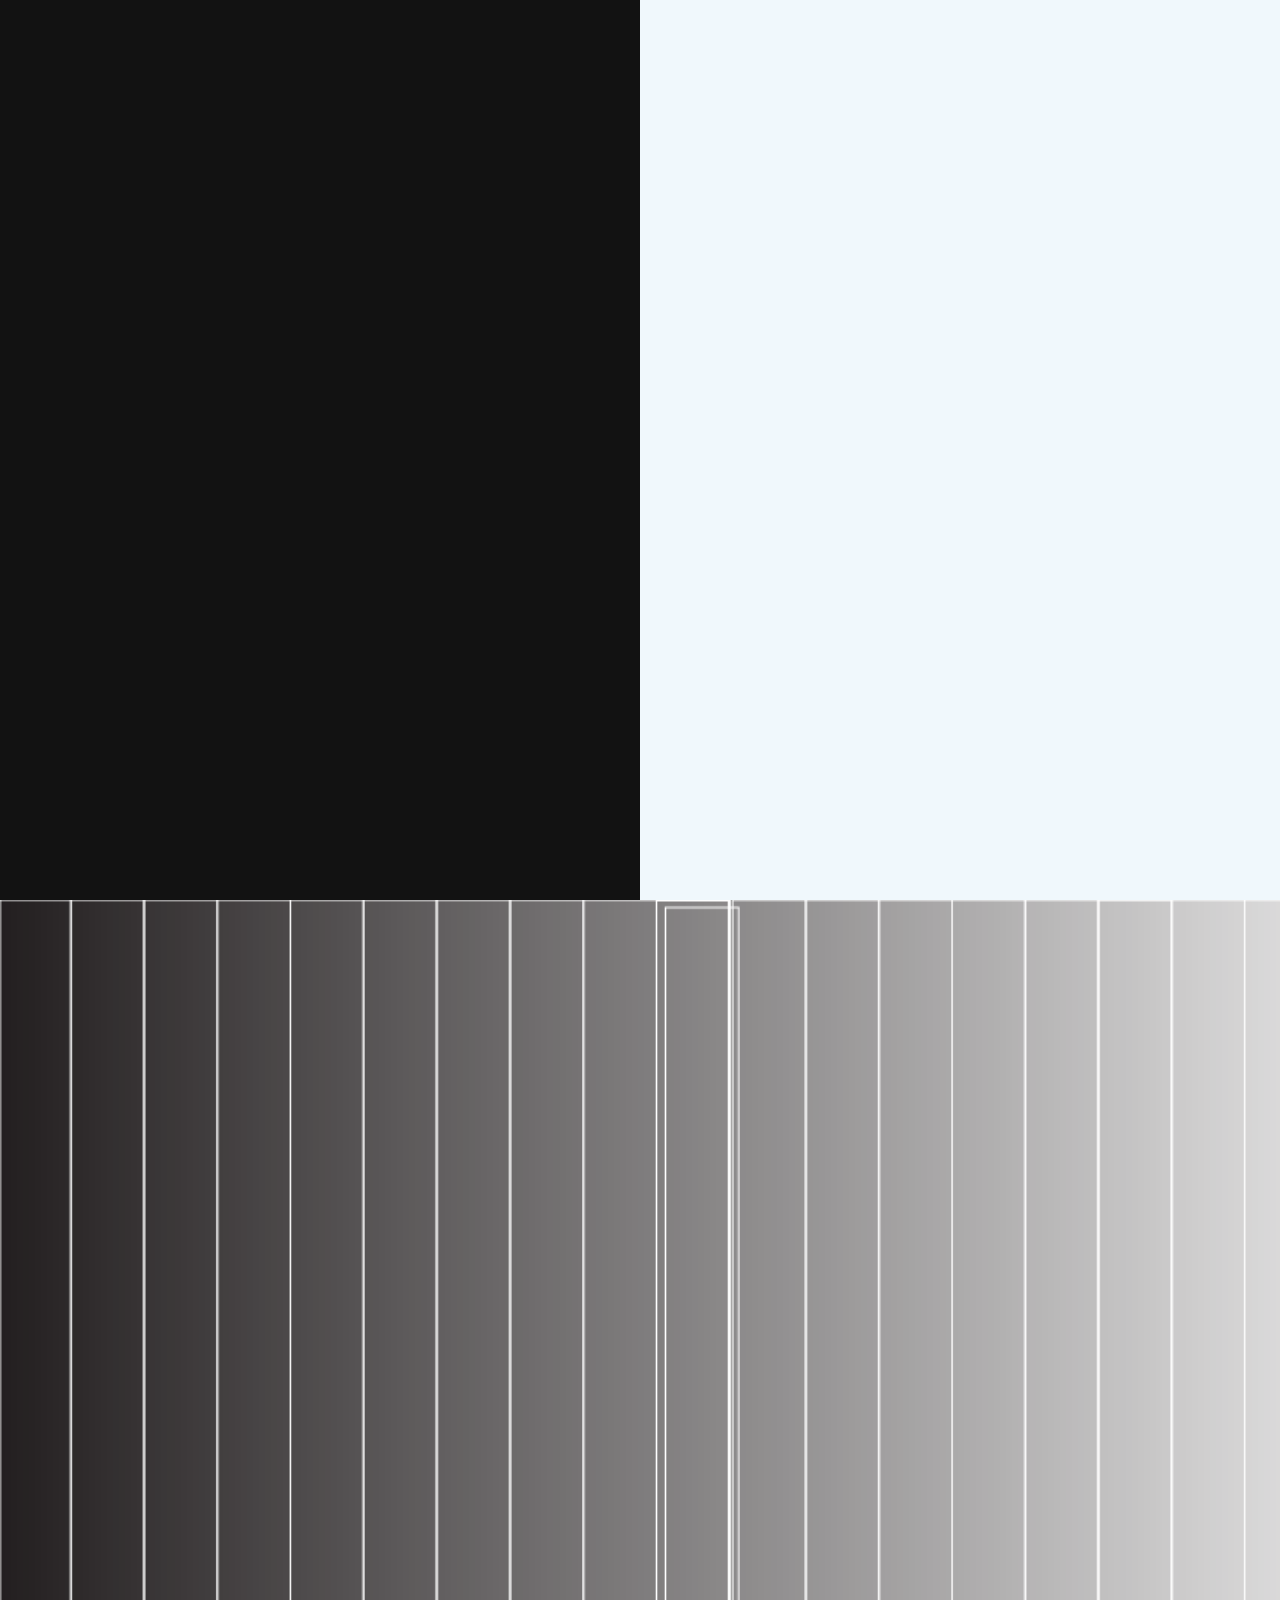
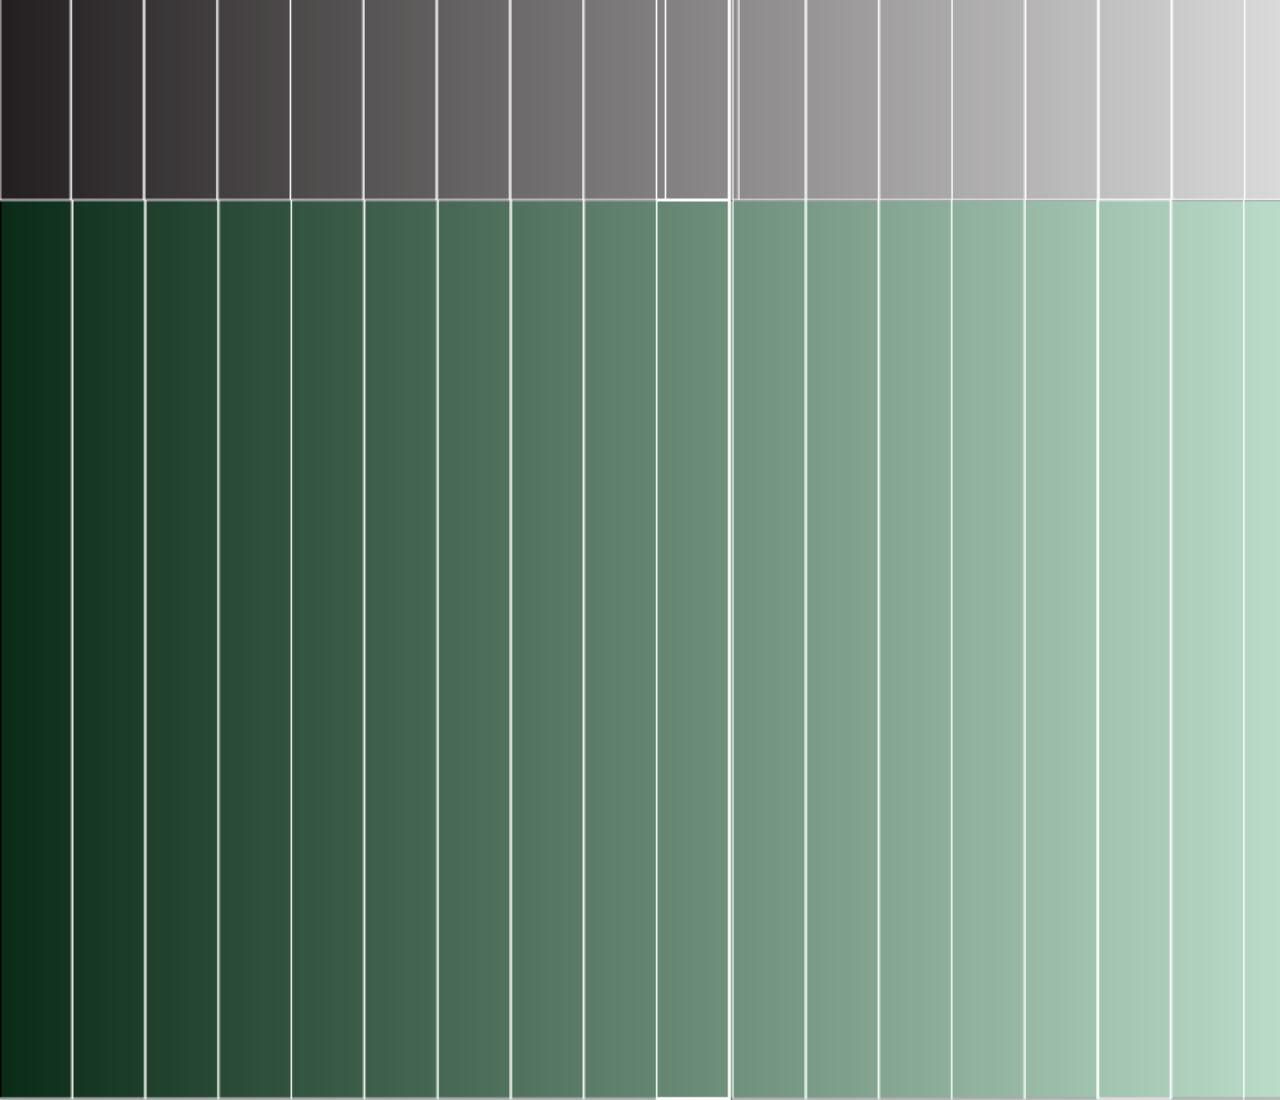
<file: color/index.html>
<!doctype html>
<html>
  <head>
    <title>Color</title>
    <style>
      body {
        margin: 0;
      }

      .holder {
        width: 100vw;
        height: 100vh;
        display: flex;
        flex-direction: row;
      }

      .one {
        background: #121212;
        width: 50%;
        height: 100%;
      }

      .two {
        background: #f0f8fc;
        width: 50%;
        height: 100%;
      }



    </style>

  </head>
  <body>
    <div class='holder'>
      <div class='one'></div>
      <div class='two'></div>
    </div>
    <div class='holder'>
      <img src='composer-05.png' />
      <img src='blue.png' />
    </div>
    <div class='holder'>
        <img src='composer-green-1-07.png' />
      </div>
  </body>

</html>
</file>
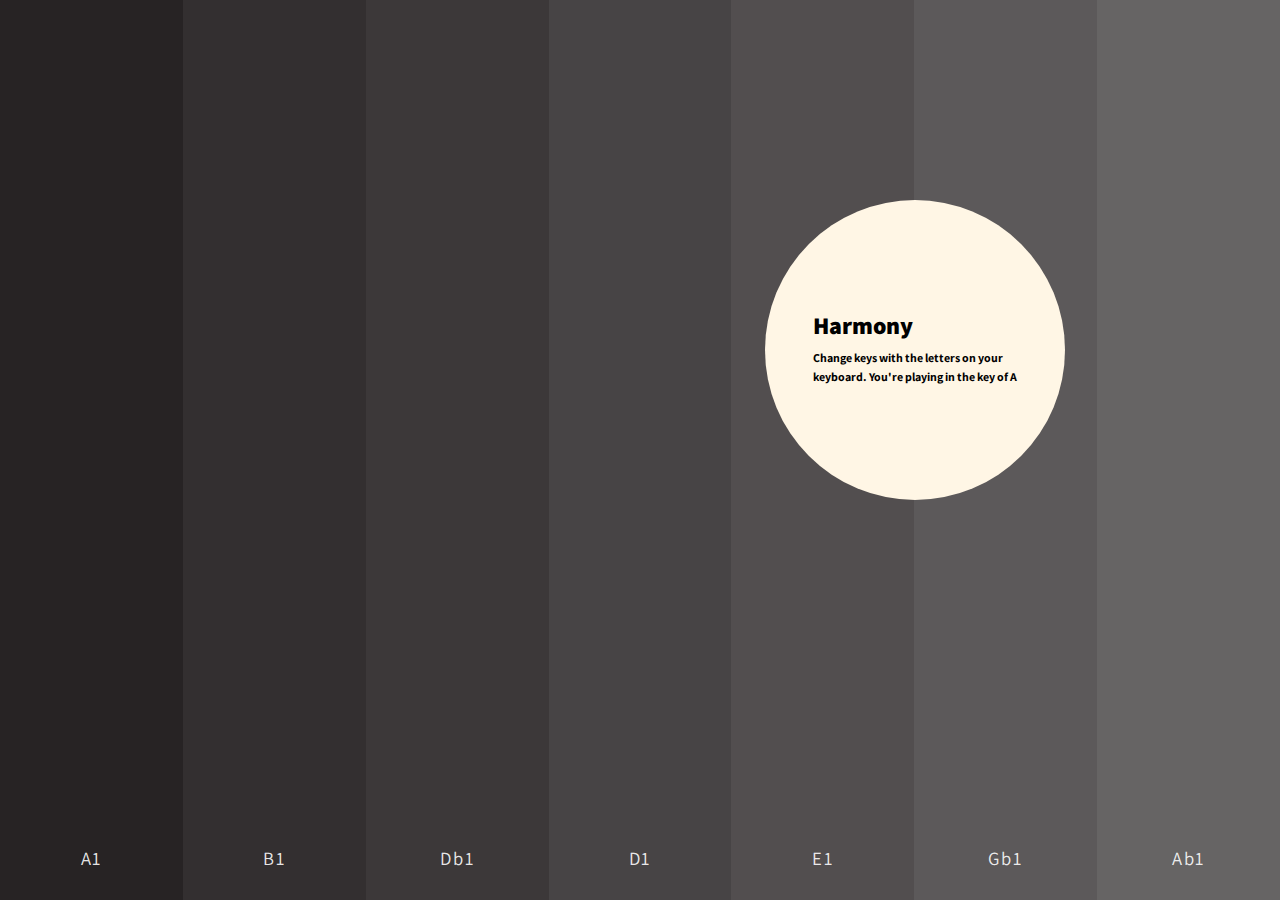
<file: harmony/index.html>
<!doctype html>
<html>
  <head>
    <title>Harmony</title>
    <meta name="viewport" content="width=device-width, initial-scale=1">
    <link href='https://fonts.googleapis.com/css?family=Armata' rel='stylesheet' type='text/css'>
    <link href="https://fonts.googleapis.com/css?family=Assistant:300,700" rel="stylesheet">
    <link rel="stylesheet" href="harmony.css">
    


  </head>
  <body>
    <div id='mydiv'>
      <!--
      <div id="info" class='info'>
        <div id='note-holder' class='note-holder'></div>
        <div class='info-holder'>
          <h1 class='title'>Harmony</h1>
          <h1 class='description'>A way to discover and play with harmonies in a given key and tonality</h1>
        </div>
         
        </div>
      </div>
    -->

      <div id="info-circle" class='info-circle'>
          <div id='note-holder' class='note-holder'></div>
          <div id='info-holder' class='info-holder'>
            <h1 class='title'>Harmony</h1>
            <h1 class='description'><span id='key-change-disclaimer'>Change keys with the letters on your keyboard.</span> <span class='you-are-playing'>You're playing in the key of <span id='note-disclaimer'>A</span></span></h1>
          </div>
          <!--
        <div id='note-holder' class='note-holder'>
         A way to discover and play with harmonies in a given key and tonality. 
        </div>
      -->
      </div>
      <div class='wrapper'>
        <div id='1' class='key key-1'>
          <audio id='key1' loop>
            <source id='source-1' type="audio/wav">
          </audio>
          <div id='name-1' class='note-name'>
            
          </div>
        </div>
        <div id='2' class='key key-2'>
          <audio id='key2' loop>
            <source id='source-2' type="audio/wav">
          </audio>
          <div id='name-2' class='note-name'>
          </div>
        </div>
        <div id='3' class='key key-3'>
          <audio id='key3' loop>
            <source id='source-3' type="audio/wav">
          </audio>
          <div id='name-3' class='note-name'>
          </div>
        </div>
        <div id='4' class='key key-4'>
          <audio id='key4' loop>
            <source id='source-4' type="audio/wav">
          </audio>
          <div id='name-4' class='note-name'>
          </div>
        </div>
        <div id='5' class='key key-5'>
          <audio id='key5' loop>
            <source id='source-5' type="audio/wav">
          </audio>
          <div id='name-5' class='note-name'>
          </div>
        </div>
        <div id='6' class='key key-6'>
          <audio id='key6' loop>
            <source id='source-6' type="audio/wav">
          </audio>
          <div id='name-6' class='note-name'>
          </div>
        </div>
        <div id='7' class='key key-7'>
          <audio id='key7' loop>
            <source id='source-7' type="audio/wav">
          </audio>
          <div id='name-7' class='note-name'>
          </div>
        </div>
        <div id='8' class='key key-8'>
          <audio id='key8' loop>
            <source id='source-8' type="audio/wav">
          </audio>
          <div id='name-8' class='note-name'>
          </div>
        </div>
        <div id='9' class='key key-9'>
          <audio id='key9' loop>
            <source id='source-9' type="audio/wav">
          </audio>
          <div id='name-9' class='note-name'>
          </div>
        </div>
        <div id='10' class='key key-10'>
          <audio id='key10' loop>
            <source id='source-10' type="audio/wav">
          </audio>
          <div id='name-10' class='note-name'>
          </div>
        </div>
        <div id='11' class='key key-11'>
          <audio id='key11' loop>
            <source id='source-11' type="audio/wav">
          </audio>
          <div id='name-11' class='note-name'>
          </div>
        </div>
        <div id='12' class='key key-12'>
          <audio id='key12' loop>
            <source id='source-12' type="audio/wav">
          </audio>
          <div id='name-12' class='note-name'>
          </div>
        </div>
        <div id='13' class='key key-13'>
          <audio id='key13'>
            <source id='source-13' type="audio/wav">
          </audio>
          <div id='name-13' class='note-name'>
          </div>
        </div>
        <div id='14' class='key key-14'>
          <audio id='key14' loop>
            <source id='source-14' type="audio/wav">
          </audio>
          <div id='name-14' class='note-name'>
          </div>
        </div>
        <div id='15' class='key key-15'>
          <audio id='key15' loop>
            <source id='source-15' type="audio/wav">
          </audio>
          <div id='name-15' class='note-name'>
          </div>
        </div>
        <div id='16' class='key key-16'>
          <audio id='key16' loop>
            <source id='source-16' type="audio/wav">
          </audio>
          <div id='name-16' class='note-name'>
          </div>
        </div>
        <div id='17' class='key key-17'>
          <audio id='key17' loop>
            <source id='source-17' type="audio/wav">
          </audio>
          <div id='name-17' class='note-name'>
          </div>
        </div>
        <div id='18' class='key key-18'>
          <audio id='key18' loop>
            <source id='source-18' type="audio/wav">
          </audio>
          <div id='name-18' class='note-name'>
          </div>
        </div>
        <div id='19' class='key key-19'>
          <audio id='key19' loop>
            <source id='source-19' type="audio/wav">
          </audio>
          <div id='name-19' class='note-name'>
          </div>
        </div>
        <div id='20' class='key key-20'>
          <audio id='key20'>
            <source id='source-20' type="audio/wav">
          </audio>
          <div id='name-20' class='note-name'>
          </div>
        </div>
        <div id='21' class='key key-21'>
          <audio id='key21' loop>
            <source id='source-21' type="audio/wav">
          </audio>
          <div id='name-21' class='note-name'>
          </div>
        </div>
      <div>
    </div>
  </body>

  <script src="harmony.js"></script>



</html>
</file>
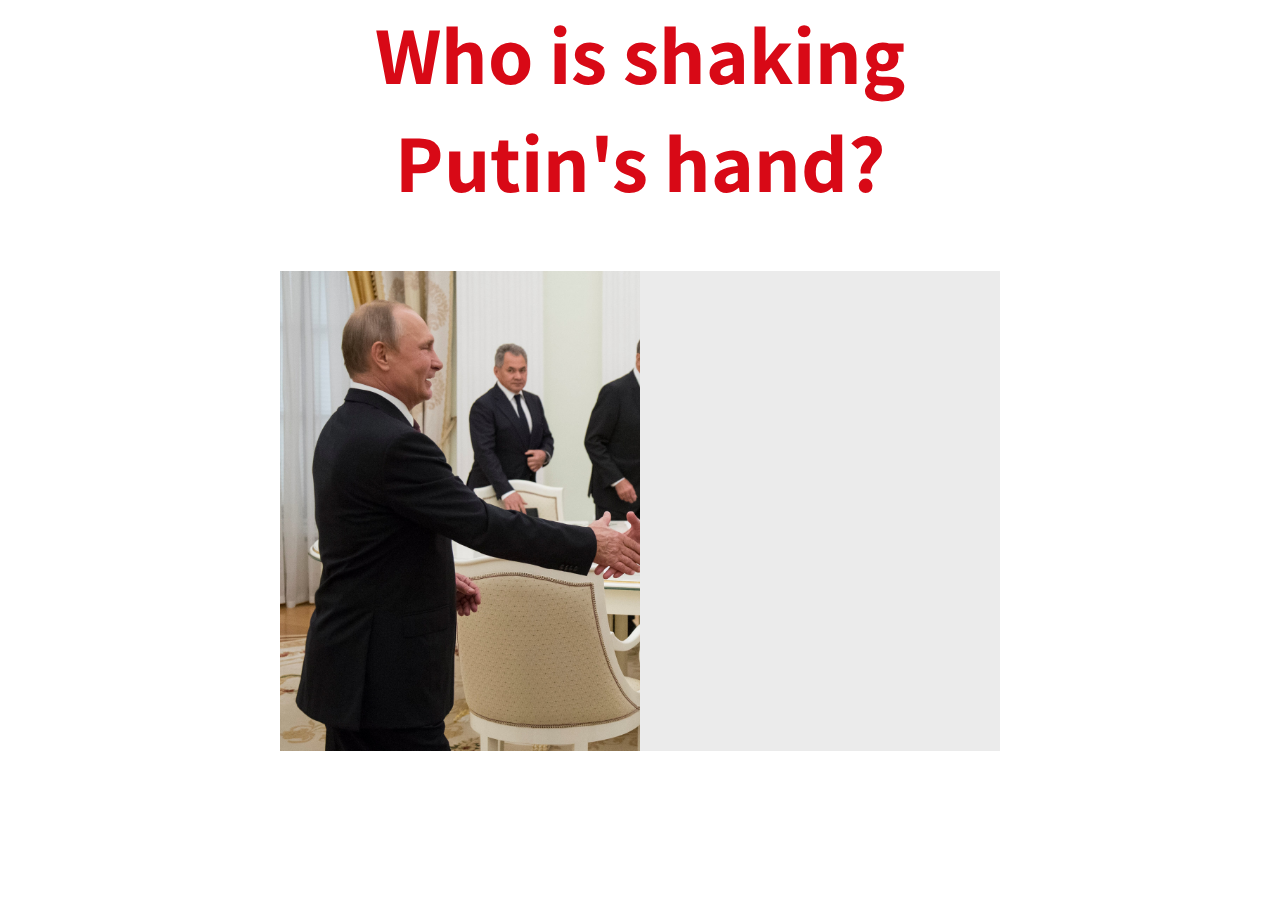
<file: putin-old/index.html>
<!doctype html>
<html>
  <head>
    <title>Putin</title>
    <link href='https://fonts.googleapis.com/css?family=Armata' rel='stylesheet' type='text/css'>
    <link href="https://fonts.googleapis.com/css?family=Assistant:700" rel="stylesheet">
    <link rel="stylesheet" href="putin.css">
    


  </head>
  <body>
   <h1 class='title'>Who is shaking Putin's hand?</h1>
   <div class='photo'>
     <img src='photos/bolton.jpg' />
     <div class='mask'></div>
   </div>
  </body>

  <script src="index.js"></script>



</html>
</file>
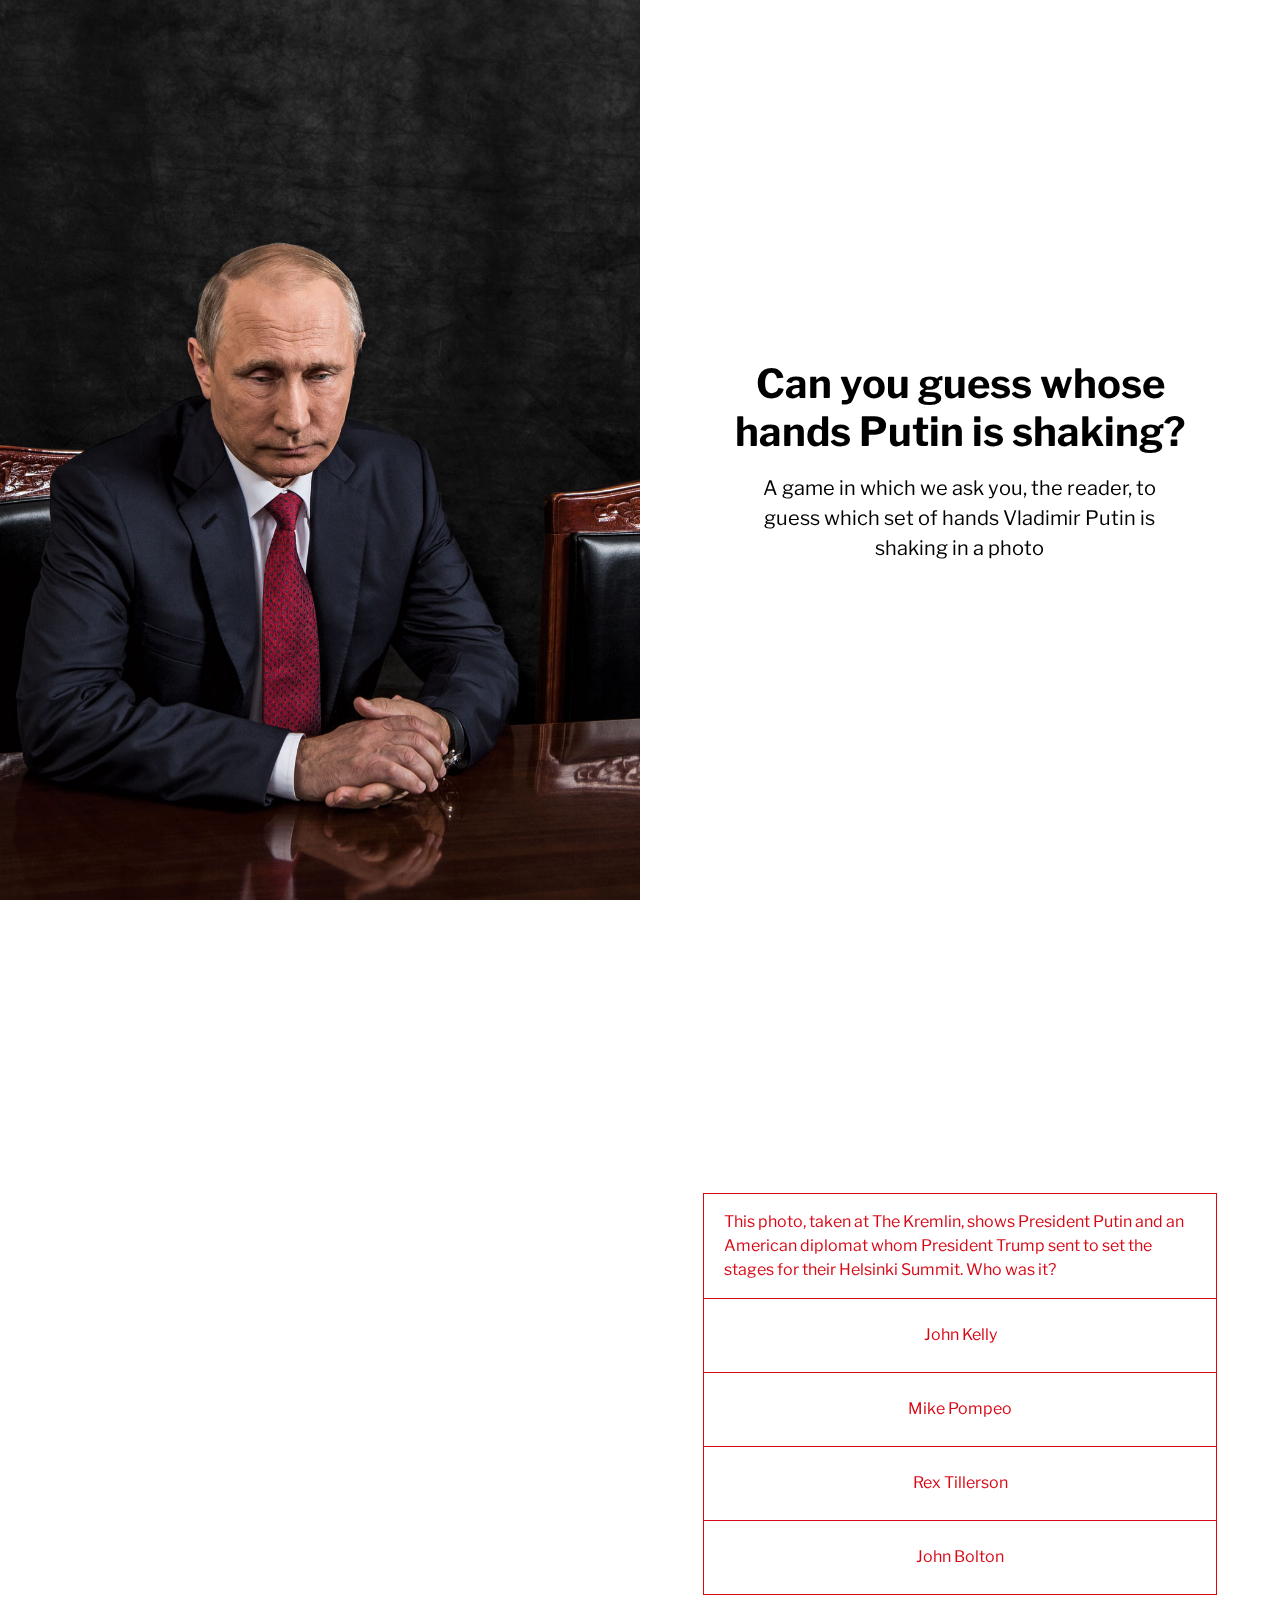
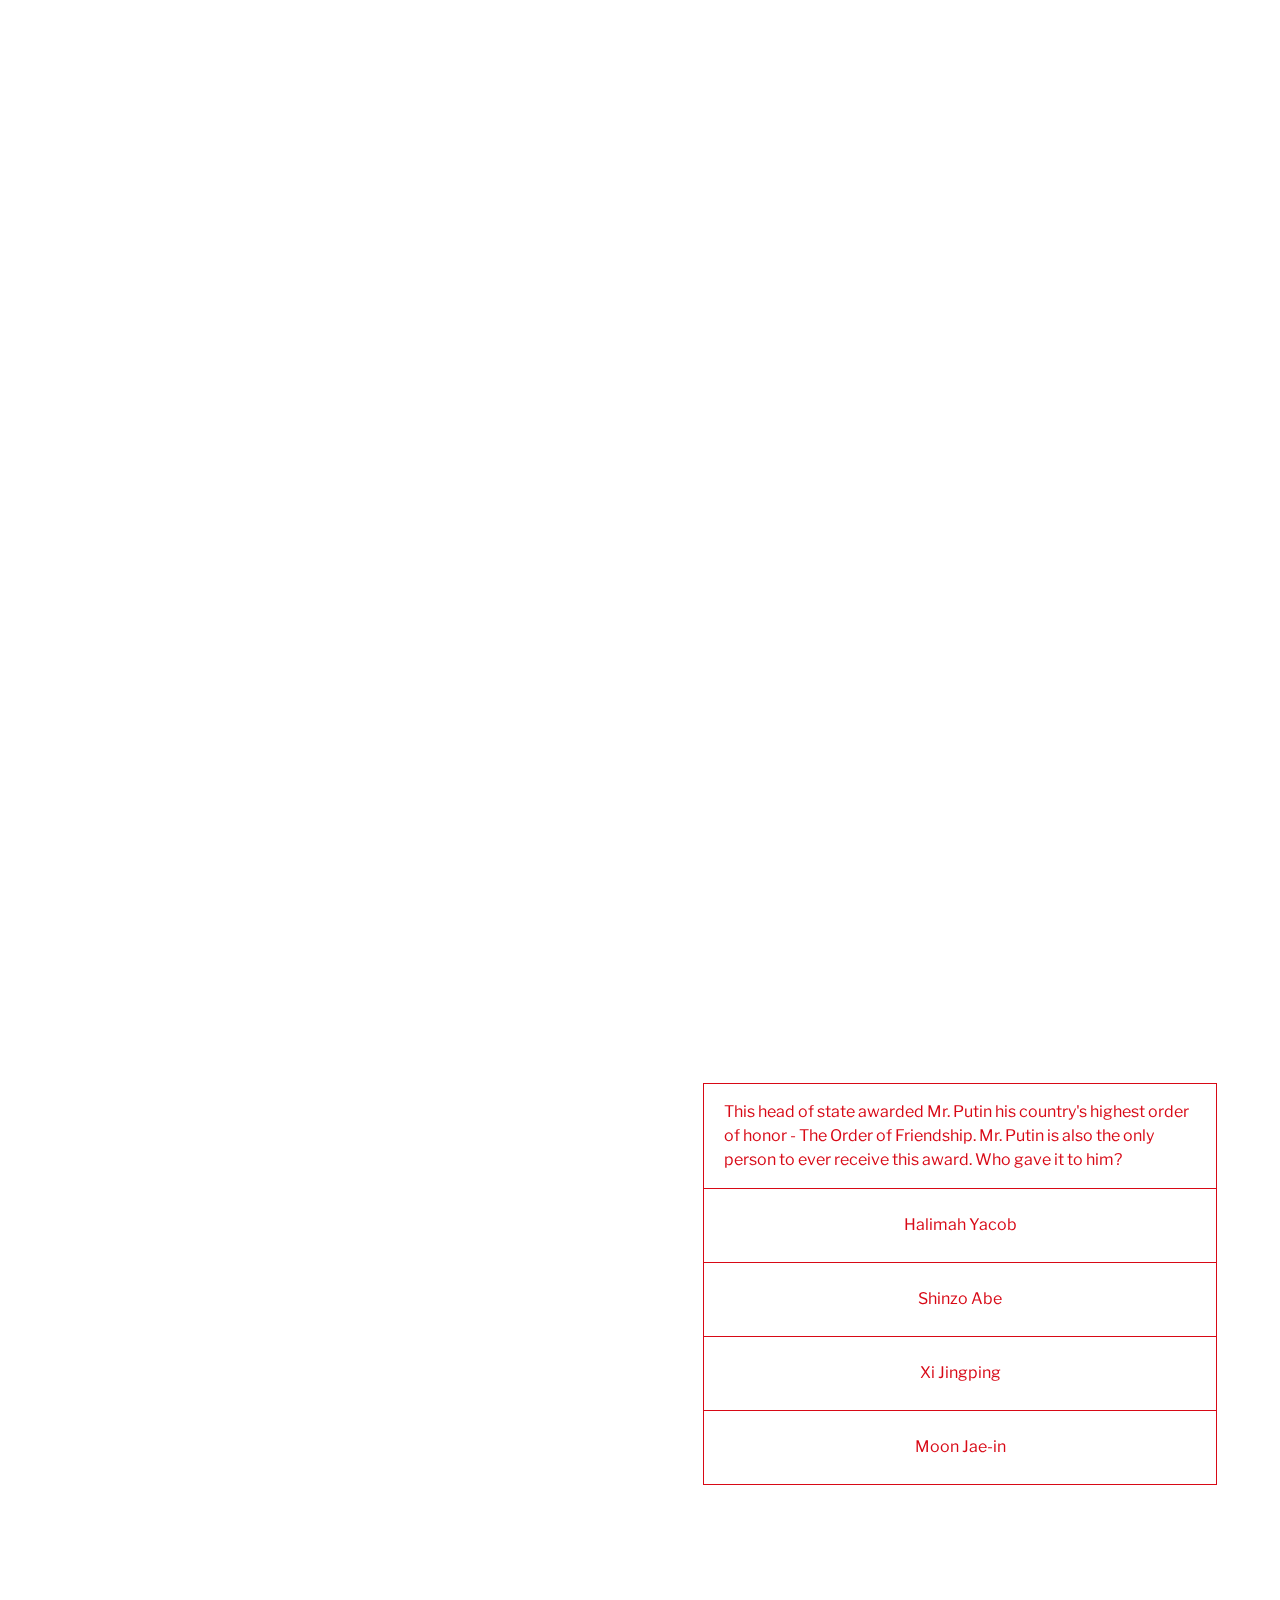
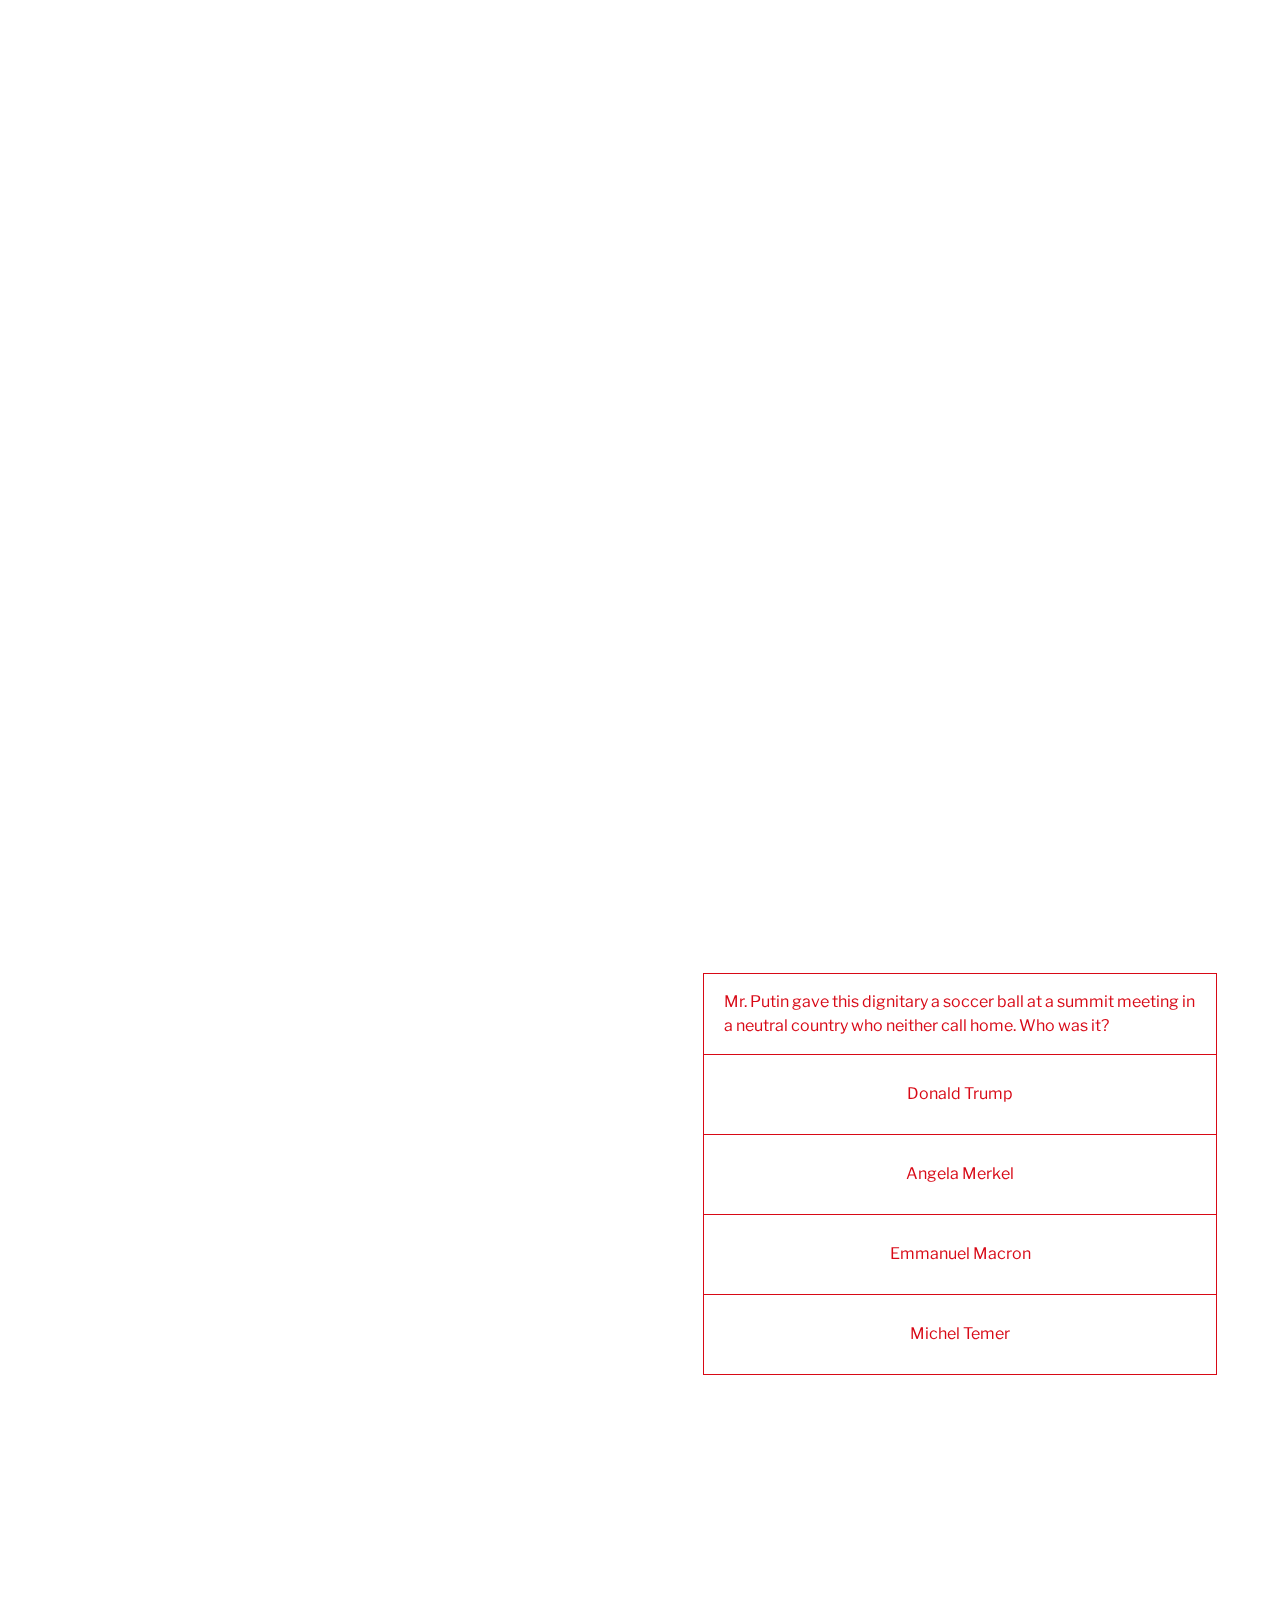
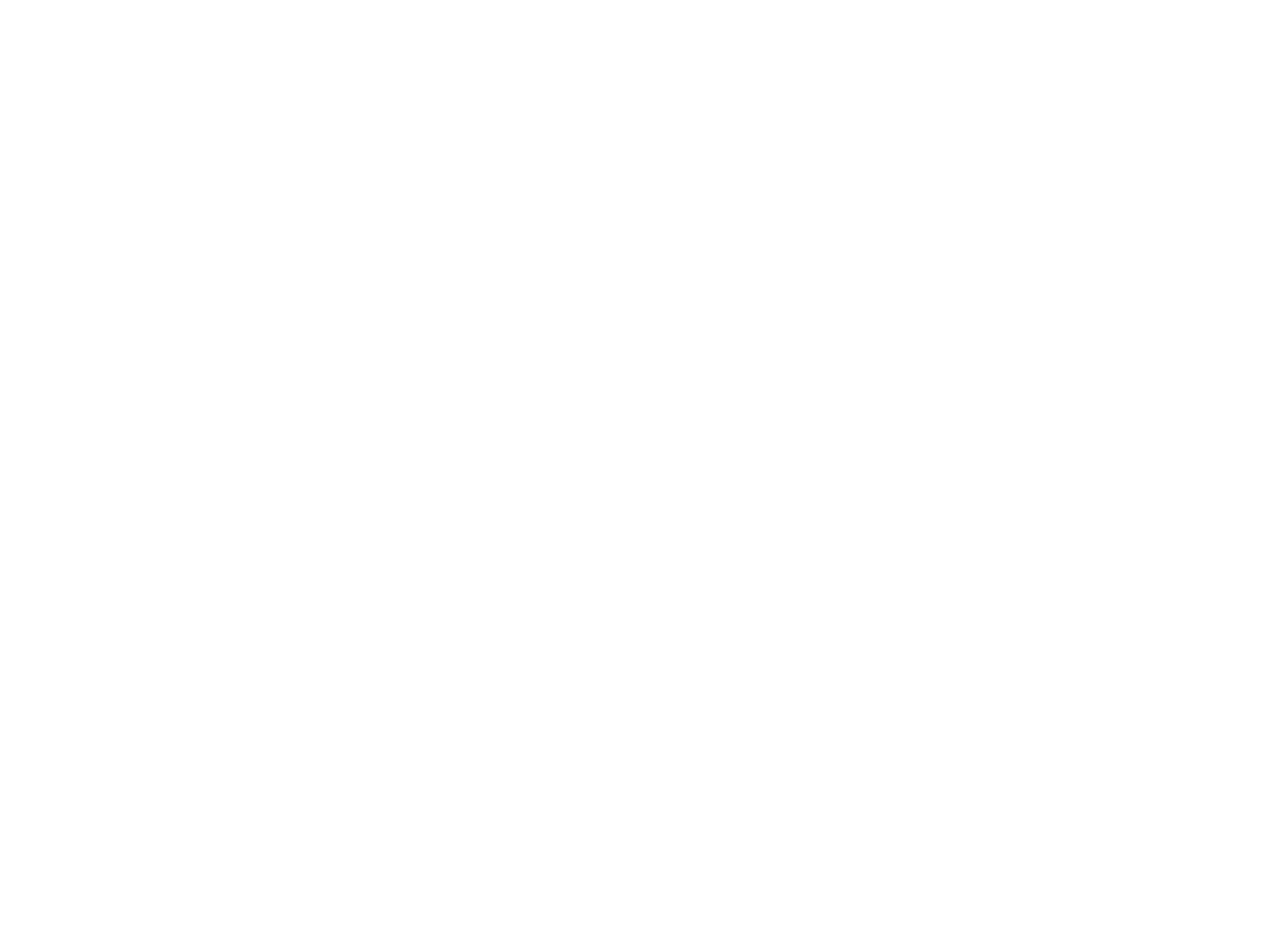
<file: putin/index.html>
<!doctype html>
<html>
  <head>
    <title>Putin</title>
    <link href='https://fonts.googleapis.com/css?family=Armata' rel='stylesheet' type='text/css'>
    <link href="https://fonts.googleapis.com/css?family=Libre+Baskerville" rel="stylesheet">
    <link rel="stylesheet" href="putin.css">
    <link href="https://fonts.googleapis.com/css?family=Libre+Franklin:300,400,700" rel="stylesheet">


  </head>
  <body id='body'>
    <div id='holder' class='image-cover'>
      <img class='fit' id='coverImage' src='photos/putinHand2.jpg' />
      <div id='mask' class='mask'></div>
    </div>

    <div id='lede-holder' class='lede-holder'>
      <h1 class='text leadoff'>Can you guess whose hands Putin is shaking?</h1>
      <h2 class='text subhead'>A game in which we ask you, the reader, to guess which set of hands Vladimir Putin is shaking in a photo</h1>
    </div>
    <div id='0' class='question-wrapper'>
      
        <div id='question-0' class='question'>
          <p>This photo, taken at The Kremlin, shows President Putin and an American diplomat whom President Trump sent to set the stages for their Helsinki Summit. Who was it?</p>
          <div class='question-possibility question-possibility-0'>
            <p>John Kelly</p>
          </div>
          <div class='question-possibility question-possibility-0'>
            <p>Mike Pompeo</p>
          </div>
          <div class='question-possibility question-possibility-0'>
            <p>Rex Tillerson</p>
          </div>
          <div class='question-possibility question-possibility-0'>
            <p>John Bolton</p>
          </div>
        </div>
        <h2 id='correct-0' class='correct'>Correct! It was in fact John Bolton who met with Mr. Putin in order to finalize the Helsinki Summit</h2>
    </div>

    <div id='1' class='question-wrapper'>
      <div id='question-1' class='question'>
          <p>This head of state awarded Mr. Putin his country's highest order of honor - The Order of Friendship. Mr. Putin is also the only person to ever receive this award. Who gave it to him?</p>
          <div class='question-possibility question-possibility-1'>
            <p>Halimah Yacob</p>
          </div>
          <div class='question-possibility question-possibility-1'>
            <p>Shinzo Abe</p>
          </div>
          <div class='question-possibility question-possibility-1'>
            <p>Xi Jingping</p>
          </div>
          <div class='question-possibility question-possibility-1'>
            <p>Moon Jae-in</p>
          </div>
        </div>
        <h2 id='correct-1' class='correct'>Yes, Xi Jingping gave the Order of Friendship to Mr. Putin in June, 2018.</h2>
    </div>

    <div id='2' class='question-wrapper'>
        <div id='question-2' class='question'>
          <p>Mr. Putin gave this dignitary a soccer ball at a summit meeting in a neutral country who neither call home. Who was it?</p>
          <div class='question-possibility question-possibility-2'>
            <p>Donald Trump</p>
          </div>
          <div class='question-possibility question-possibility-2'>
            <p>Angela Merkel</p>
          </div>
          <div class='question-possibility question-possibility-2'>
            <p>Emmanuel Macron</p>
          </div>
          <div class='question-possibility question-possibility-2'>
            <p>Michel Temer</p>
          </div>
        </div>
        <h2 id='correct-2' class='correct correct-trump'>Yes indeed, Mr. Putin gifted President Trump this soccer ball on stage at the Helsinki Summit. Mr. Putin also told the crowd there was no collusion between him and Mr. Trump during the 2016 election. This event took place right after the World Cup ended in Russia.</h2>
      </div>

    <!--
    <h1 id='3' class='text read'>TKTKTKTKTKTKTKTKTKTKTKTKTKTKTKTK</h1>
    <h1 id='4' class='text read'>I am a vertical god damn photo. how nice how sweet</h1>
    <h1 id='5' class='text'>Back to normal</h1>
    <h1 id='6' class='text read'>The churches, normally lined with paintings of Christ, also have autographed photos of George Clooney</h1>
    -->
    <audio id='audio-wrong'>
      <source src='audio/wrong.wav'type="audio/wav">
    </audio>
    <audio id='audio-correct'>
      <source src='audio/correct.wav'type="audio/wav">
    </audio>
  </body>

  <script src="putin.js"></script>



</html>
</file>
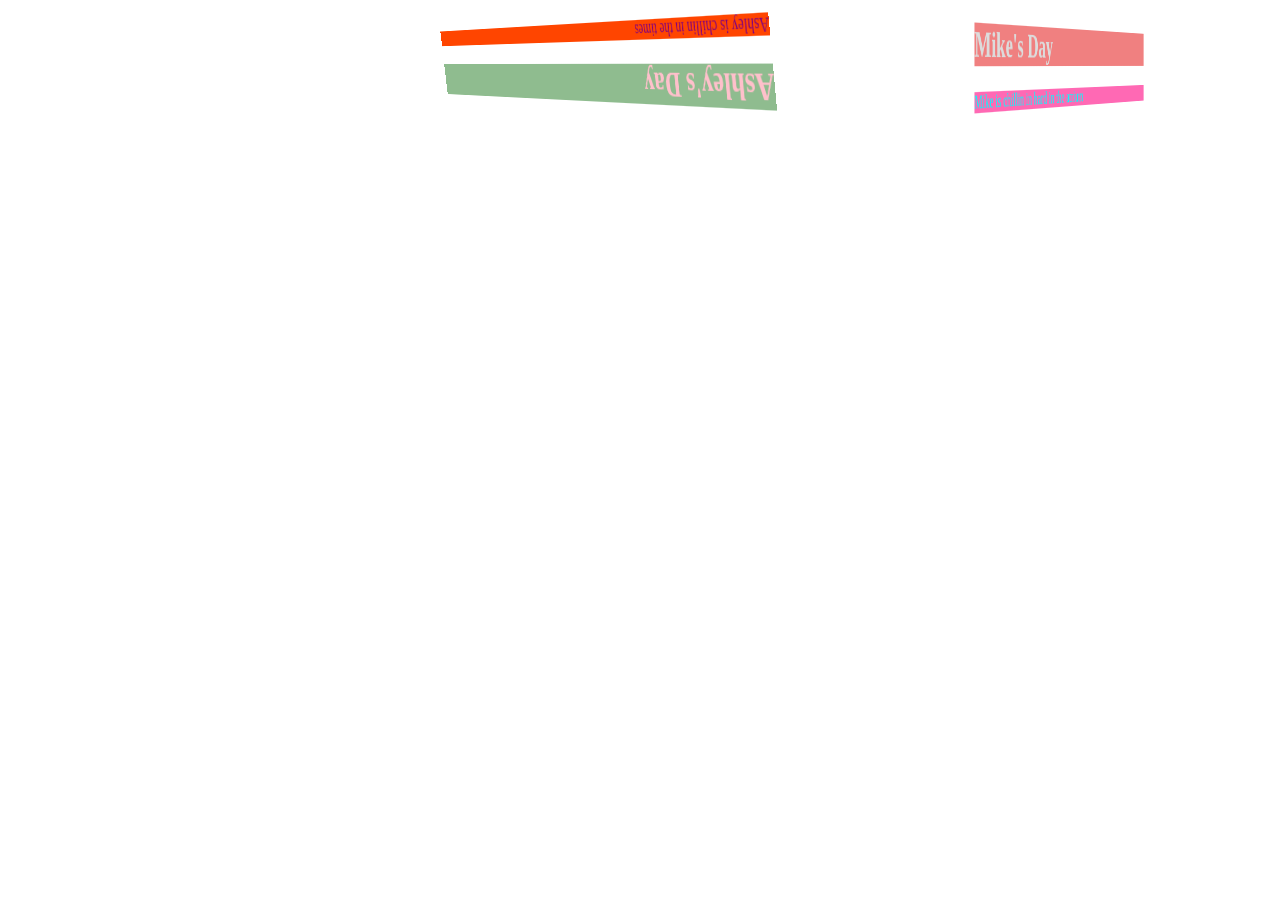
<file: ashley.html>
<html>
  <head>
      <link rel="stylesheet" href="ashley.css">

  </head>
  <body>
    <div class='big-box'>
      <div class='ashley-container'>
          <h1>Ashley's Day</h1>
          <p>Ashley is chillin in the times</p>
      </div>

      <div class='mike-container'>
          <h1 class='mike-headline'>Mike's Day</h1>
          <p class='mike-paragraph'>Mike is chillin in hard in the atrium</p>
      </div>
    </div>
  </body>
</html>
</file>
<file: harmony/harmony.css>
body {
  margin: 0;
}

::-webkit-scrollbar {
  height: 0;
}

.title, .description, .note-holder {
  display: inline-block;
  text-align: left;
  font-family: 'Assistant', 'Helvetica Neue';
  font-weight: 700;
  /* font-style: italic; */
  width: 96%;
  margin-left: 15px;
  padding-top: 0;
  font-size: 16pt;
}

.title {
  font-size: 18pt;
  font-weight: 800;
  padding-top: 3px;
  margin-top: 12px;
  margin-bottom: 3px;
}

.description, .note-holder {
  font-size: 9pt;
  line-height: 14pt;
  font-weight: 700;
  margin-top: 0;
  padding-top: 5px;
  margin-bottom: 19px;
}

.note-holder {
  font-size: 11pt;
  margin-left: 0;
  padding-top: 0;
  width: 100%;
  height: 100%;
  margin-bottom: 0;
  position: relative;
  z-index: 1;
}

.note-box {
      padding: 0;
    color: #eee;
    transition: all 0.2s ease-in-out;
    opacity: 0;
    width: 100%;
    height: 100%;
    text-align: center;
    margin: 0;
    position: absolute;
    border-radius: 50%;
}

.info {
  width: 218px;
  height: 269px;
  border-radius: 1px;
  background: #fff6e5;
  position: absolute;
  cursor: move;
  top: 334px;
  left: 809px;
  display: flex;
  flex-direction: column;
}

.info-circle {
  width: 300px;
  height: 300px;
  border-radius: 50%;
  background: #fff6e5;
  position: fixed;
  cursor: move;
  top: 200px;
  left: 35vw;
  display: flex;
  flex-direction: column;
}

.note-name {
  display: flex;
  color: rgba(255, 255, 255, 0.9);
  margin-top: auto;
  margin-left: 45px;
  margin-right: auto;
  margin-bottom: 30px;
  font-family: 'Assistant';
  font-size: 14pt;
  letter-spacing: 0.1em;
}

.you-are-playing {
  font-weight: 700;
}

.info-holder {
  /* background: wheat; */
  flex-direction: column;
  margin-top: auto;
  /* margin-bottom: auto; */
  top: 94px;
  left: 11%;
  position: absolute;
  text-align: left;
  width: 72%;
}

.wrapper {
  display: flex;
  flex-direction: column;
  background-color: wheat;
  width: 100vw;
  height: 300vh;
}

.key {
  width: 100vw;
  height: 14.285vh;
  transition: background-color 0.2s ease-in;
  cursor: pointer;
  display: flex;
}

.key-8, .key-15 {
  width: calc(100vw - 4px);
  padding-left: 0;
  border-left: 4px solid white; 
}

.key-1 {
  background-color: #272324;
}

.key-1.playing {
  background-color: #142545;
  background-color: #0f2f1c;
}

.key-2 {
  background-color: #332f30;
}

.key-2.playing {
  background-color: #172a4e;
  background-color: #193a27;

}

.key-3 {
  background-color: #3c3839;
}

.key-3.playing {
  background-color: #192f57;
  background-color: #234431;

}

.key-4 {
  background-color: #474445;
}

.key-4.playing {
  background-color: #1c3461;
  background-color: #2d4e3b;

}

.key-5 {
  background-color: #524e4f;
}

.key-5.playing {
  background-color: #1e3868;
  background-color: #385946;

}

.key-6 {
  background-color: #5c595a;
}

.key-6.playing {
  background-color: #223d72;
  background-color: #426350;

}

.key-7 {
  background-color: #666464;
}

.key-7.playing {
  background-color: #24427b;
  background-color: #4c6d5a;

}

.key-8 {
  background-color: #716e6f;
}

.key-8.playing {
  background-color: #274783;
  background-color: #567763;

}

.key-9 {
  background-color: #7d7a7b;
}

.key-9.playing {
  background-color: #294c8c;
  background-color: #5f806c;

}

.key-10 {
  background-color: #878585;
}

.key-10.playing {
  background-color: #2b5095;
  background-color: #698a76;

}

.key-11 {
  background-color: #918f90;
}

.key-11.playing {
  background-color: #2e559e;
  background-color: #749581;

}

.key-12 {
  background-color: #9b999a;
}

.key-12.playing {
  background-color: #315aa8;
  background-color: #7f9f8c;

}

.key-13 {
  background-color: #a6a5a5;
}

.key-13.playing {
  background-color: #345eb0;
  background-color: #89a996;

}

.key-14 {
  background-color: #b0afaf;
}

.key-14.playing {
  background-color: #3663b9;
  background-color: #92b39f;

}

.key-15 {
  background-color: #bbbaba;
}

.key-15.playing {
  background-color: #3968c1;
  background-color: #9ebeab;

}

.key-16 {
  background-color: #c5c4c4;
}

.key-16.playing {
  background-color: #3b6dca;
  background-color: #a8c8b5;

}

.key-17 {
  background-color: #d0cfcf;
}

.key-17.playing {
  background-color: #3e72d3;
  background-color: #b2d2bf;

}

.key-18 {
  background-color: #dad9d9;
}

.key-18.playing {
  background-color: #4077dd;
  background-color: #bbdbc8;

}

.key-19 {
  background-color: #e5e5e5;
}

.key-19.playing {
  background-color: #437be5;
  background-color: #c7e7d4;

}

.key-20 {
  background-color: #efefef;
}

.key-20.playing {
  background-color: #4680ef;
  background-color: #d0f0dd;

}

.key-21 {
  background-color: #fcfbfc;
}

.key-21.playing {
  background-color: #4984f6;
  background-color: #dafae7;

}

/*
.key-1, .key-8, .key-15 {
  background-color: #333;
}

.key-1.playing, .key-8.playing, .key-15.playing {
  background-color: #1e305f;
}

.key-8.playing {
  background: #3e0c0e;
}

.key-2, .key-9, .key-16 {
  background-color: #444;
}

.key-2.playing, .key-9.playing, .key-16.playing {
  background-color: #253d79;
}

.key-3, .key-10, .key-17 {
  background-color: #555;
}

.key-3.playing, .key-10.playing, .key-17.playing {
  background-color: #2d488e;
}

.key-4, .key-11, .key-18 {
  background-color: #666;
}

.key-4.playing, .key-11.playing, .key-18.playing {
  background-color: #3452a0;
}

.key-5, .key-12, .key-19 {
  background-color: #888;
}

.key-5.playing, .key-12.playing, .key-19.playing {
  background-color: #3f61b7 #4161b3 
}

.key-6, .key-13, .key-20 {
  background-color: #999;
}

.key-6.playing, .key-13.playing, .key-20.playing {
  background-color: #4d6dc7;
}

.key-7, .key-14, .key-21 {
  background-color: #b3b3b3;
}

.key-7.playing, .key-14.playing, .key-21.playing {
  background-color: #5f7fd8;
}
*/

.circle-note-name.playing {
  opacity: 1;
}


@media (min-width : 768px) {
  .wrapper {
    flex-direction: row;
    width: 300vw;
    height: 100vh;
  }

  .key {
    height: 100vh;
    width: 14.285vw;
  }

  .info-circle {
    left: 59.75vw;
  }

  .note-name {
    margin-left: auto;
  }

  .circle-note-name {
    display: inline-block;
    transition: all 0.2s ease-in-out;
    width: 205px;
    border-bottom: 1px solid white;
    text-align: left;
    opacity: 0;
    top: -8px;
    font-weight: 300;
    position: absolute;
  }

  .circle-note-name.playing {
    margin-left: -200px;
  }

  .key-8, .key-15 {
    height: calc(100vh - 4px);
    padding-bottom: 0;
    border-bottom: 4px solid white; 
    border-left: none;
  }

}
</file>
<file: putin-old/putin.css>
body {
  margin: 0;
}

.photo {
  width: 720px;
  margin-left: auto;
  margin-right: auto;
  position: relative;
}

img {
  width: 100%;
}

.mask {
  position: absolute;
  width: 50%;
  height: calc(100% - 4px);
  background: #ebebeb;
  top: 0;
  left: 50%;
  transition: all 0.2s ease-in-out;
  opacity: 1;
}

.photo.unveil .mask {
  opacity: 0;
}

.title {
  max-width: 720px;
  margin-left: auto;
  margin-right: auto;
  font-size: 82px;
  font-family: 'Assistant';
  text-align: center;
  margin-top: 0;
  color: #D80916;
}
</file>
<file: putin/putin.css>
body {
  margin: 0;
  transition: background 0.2s ease-in-out;
  height: 100%;
}

.image-cover {
  width: 100%;
  height: 100%;
  /*
  width: calc(100% - 4vh);
  height: 96vh;
  margin: 2vh;
  */
  position: fixed;
  z-index: -1;
}

.tiny-frame-vertical {
  width: 32vw !important;
  height: 53vw !important;
  left: 57.5vw !important;
  top: 17vh !important;
}

.tiny-frame {
  width: 35vw !important;
  height: 35vw !important;
  left: 32.5vw !important;
  top: 23vh !important;
}

.vertical-frame {
  width: 30vw !important;
  height: 48vw !important;
  left: 61.5vw !important;
  top: 16vh !important;
}

.fit {
  width: 100%;
  height: 100%;
  object-fit: cover;
  transition: all 0.2s ease-in-out;
}

.lede-holder {
  margin-left: auto;
  width: 50%;
}

.leadoff {
  padding-top: 40vh;
    margin-bottom: 15px;
    margin-left: auto;
    margin-right: auto;
    /* max-width: 360px; */
    width: 80%;
    max-width: 634px;
    text-align: center;
    margin-bottom: 15px;
    font-size: 40px;
    line-height: 1.2em;
    font-weight: 700;
}

.subhead {
  margin-left: auto;
  margin-right: auto;
  width: 66%;
  max-width: 523px;
  margin-bottom: 70vh;
  font-family: 'Libre Franklin';
  font-size: 20px;
  font-weight: 400;
  line-height: 1.5em;
  text-align: center;
}

.black-text {
  color: #121212;
}

.vertical-text {
  margin-left: 60px !important;
  color: #121212;
}

.mask {
  position: absolute;
  width: 50%;
  height: 100%;
  top: 0;
  left: 50%;
  transition: all 0.2s ease-in-out;
  opacity: 1;
  /* background: #f3f3f3; */
  background: white;
}

h1 {
  margin-top: 0;
  margin-bottom: 110vh;
  /* text-shadow: 0px 0px 4px rgba(0, 0, 0, 0.3); */
  text-align: center;
  /* color: #D80916; */
  font-family: 'Libre Franklin';
  font-weight: 700;
  padding-top: 50px;
  font-size: 33pt;
  padding-bottom: 0;
  width: 84%;
  text-align: left;
  margin-left: 27px;
}

.question-wrapper {
  width: 50%;
  margin-left: auto;
  transition: all 0.2s ease-in-out;
  opacity: 1;
}

.question.hide {
  opacity: 0;
}

.question {
  margin-bottom: 0;
  padding: 0;
  height: 400px;
  width: 80%;
  max-width: 680px;
  border: solid 1px #D80916;
  margin-left: auto;
  margin-right: auto;
  display: flex;
  flex-direction: column;
  transition: all 0.2s ease-in-out;
  opacity: 1;
}

.question.hide {
  opacity: 0;
}

.correct {
  font-family: 'Libre Franklin';
  margin-bottom: 110vh;
  opacity: 0;
  transition: all 0.2s ease-in-out;
  text-shadow: 0px 0px 4px rgba(0, 0, 0, 0.3);
  color: white;
  line-height: 28px;
  width: 300px;
  font-size: 17px;
  margin-left: auto;
  margin-right: auto;
}

.correct-trump {
  width: 400px;
}

.correct.showing {
  opacity: 1;
}

.question p {
  font-family: 'Libre Franklin';
    color: #D80916;
    margin-left: 20px;
    margin-right: 20px;
    line-height: 24px;
}

.read {
  width: 540px;
  margin-left: auto;
  margin-right: auto;
  line-height: 33pt;
  text-align: left;
  /*font-family: 'Libre Baskerville', serif; */
  font-family: 'Libre Franklin';
  font-size: 18pt;
  color: white;
  text-shadow: 0px 0px 4px rgba(0, 0, 0, 0.3);
}

.question-possibility {
  font-family: 'Libre Franklin';
  width: 100%;
  /* background-color: #D80916; */
  border-top: 1px solid #D80916;
  color: #D80916;
  padding-top: 15px;
  padding-bottom: 15px;
  text-align: center;
  flex-grow: 1;
  display: flex;
  transition: all 0.1s ease-in-out;
}

.question-possibility:hover {
  cursor: pointer;
}

.question-possibility p {
  margin: auto;
  padding: 0;
}

.george-fake {
  
}
</file>
<file: ashley.css>
h1 {
  color: pink;
  background-color: darkseagreen;
}

p {
  color: purple;
  background-color: orangered;
}


.mike-headline {
  color: gainsboro;
  background-color: lightcoral;
}

.mike-paragraph {
  color: aqua;
  background-color: hotpink;
}

.ashley-container {
  width: 60%;
  transform: rotateY(0132deg) rotateX(187deg);
  transition: all 5s ease-in-out;
}

.mike-container {
  width: 40%;
  transform: rotateY(50deg);
}

.big-box {
  display: flex;
  margin-left: auto;
  width: 1000px;
  perspective: 1000px;
}
</file>
